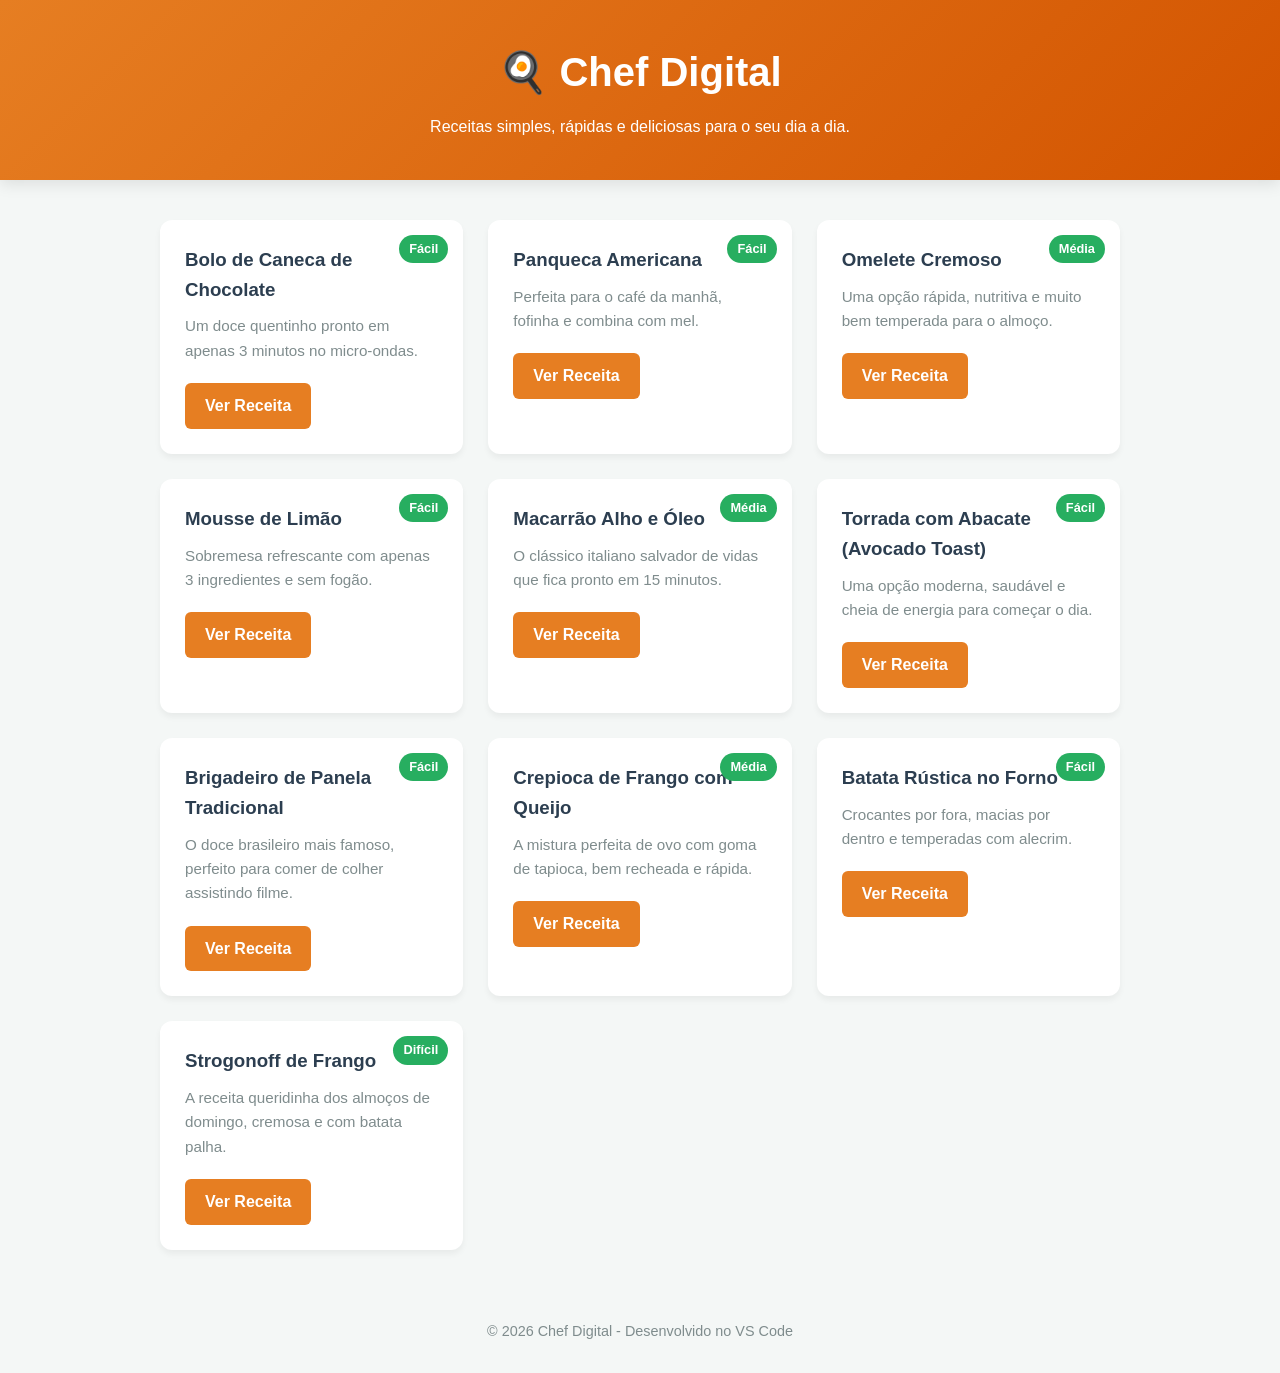
<file: programa-o-main/programa-o-main/pasta/index.html>
<!DOCTYPE html>
<html lang="pt-BR">
<head>
    <meta charset="UTF-8">
    <meta name="viewport" content="width=device-width, initial-scale=1.0">
    <title>Chef Digital | Suas Receitas</title>
    <link rel="stylesheet" href="style.css">
</head>
<body>
    <header>
        <h1>🍳 Chef Digital</h1>
        <p>Receitas simples, rápidas e deliciosas para o seu dia a dia.</p>
    </header>

    <main class="container">
        <section class="grid-receitas">
            <!-- 1 -->
            <article class="card">
                <div class="card-badge">Fácil</div>
                <div class="card-body">
                    <h3>Bolo de Caneca de Chocolate</h3>
                    <p>Um doce quentinho pronto em apenas 3 minutos no micro-ondas.</p>
                    <a href="receita.html?id=bolo-caneca" class="btn">Ver Receita</a>
                </div>
            </article>

            <!-- 2 -->
            <article class="card">
                <div class="card-badge">Fácil</div>
                <div class="card-body">
                    <h3>Panqueca Americana</h3>
                    <p>Perfeita para o café da manhã, fofinha e combina com mel.</p>
                    <a href="receita.html?id=panqueca" class="btn">Ver Receita</a>
                </div>
            </article>

            <!-- 3 -->
            <article class="card">
                <div class="card-badge">Média</div>
                <div class="card-body">
                    <h3>Omelete Cremoso</h3>
                    <p>Uma opção rápida, nutritiva e muito bem temperada para o almoço.</p>
                    <a href="receita.html?id=omelete" class="btn">Ver Receita</a>
                </div>
            </article>

            <!-- 4 -->
            <article class="card">
                <div class="card-badge">Fácil</div>
                <div class="card-body">
                    <h3>Mousse de Limão</h3>
                    <p>Sobremesa refrescante com apenas 3 ingredientes e sem fogão.</p>
                    <a href="receita.html?id=mousse" class="btn">Ver Receita</a>
                </div>
            </article>

            <!-- 5 -->
            <article class="card">
                <div class="card-badge">Média</div>
                <div class="card-body">
                    <h3>Macarrão Alho e Óleo</h3>
                    <p>O clássico italiano salvador de vidas que fica pronto em 15 minutos.</p>
                    <a href="receita.html?id=macarrao" class="btn">Ver Receita</a>
                </div>
            </article>

            <!-- 6 (Nova!) -->
            <article class="card">
                <div class="card-badge">Fácil</div>
                <div class="card-body">
                    <h3>Torrada com Abacate (Avocado Toast)</h3>
                    <p>Uma opção moderna, saudável e cheia de energia para começar o dia.</p>
                    <a href="receita.html?id=torrada-abacate" class="btn">Ver Receita</a>
                </div>
            </article>

            <!-- 7 (Nova!) -->
            <article class="card">
                <div class="card-badge">Fácil</div>
                <div class="card-body">
                    <h3>Brigadeiro de Panela Tradicional</h3>
                    <p>O doce brasileiro mais famoso, perfeito para comer de colher assistindo filme.</p>
                    <a href="receita.html?id=brigadeiro" class="btn">Ver Receita</a>
                </div>
            </article>

            <!-- 8 (Nova!) -->
            <article class="card">
                <div class="card-badge">Média</div>
                <div class="card-body">
                    <h3>Crepioca de Frango com Queijo</h3>
                    <p>A mistura perfeita de ovo com goma de tapioca, bem recheada e rápida.</p>
                    <a href="receita.html?id=crepioca" class="btn">Ver Receita</a>
                </div>
            </article>

            <!-- 9 (Nova!) -->
            <article class="card">
                <div class="card-badge">Fácil</div>
                <div class="card-body">
                    <h3>Batata Rústica no Forno</h3>
                    <p>Crocantes por fora, macias por dentro e temperadas com alecrim.</p>
                    <a href="receita.html?id=batata-rustica" class="btn">Ver Receita</a>
                </div>
            </article>

            <!-- 10 (Nova!) -->
            <article class="card">
                <div class="card-badge">Difícil</div>
                <div class="card-body">
                    <h3>Strogonoff de Frango</h3>
                    <p>A receita queridinha dos almoços de domingo, cremosa e com batata palha.</p>
                    <a href="receita.html?id=strogonoff" class="btn">Ver Receita</a>
                </div>
            </article>
        </section>
    </main>

    <footer>
        <p>&copy; 2026 Chef Digital - Desenvolvido no VS Code</p>
    </footer>
</body>
</html>
</file>
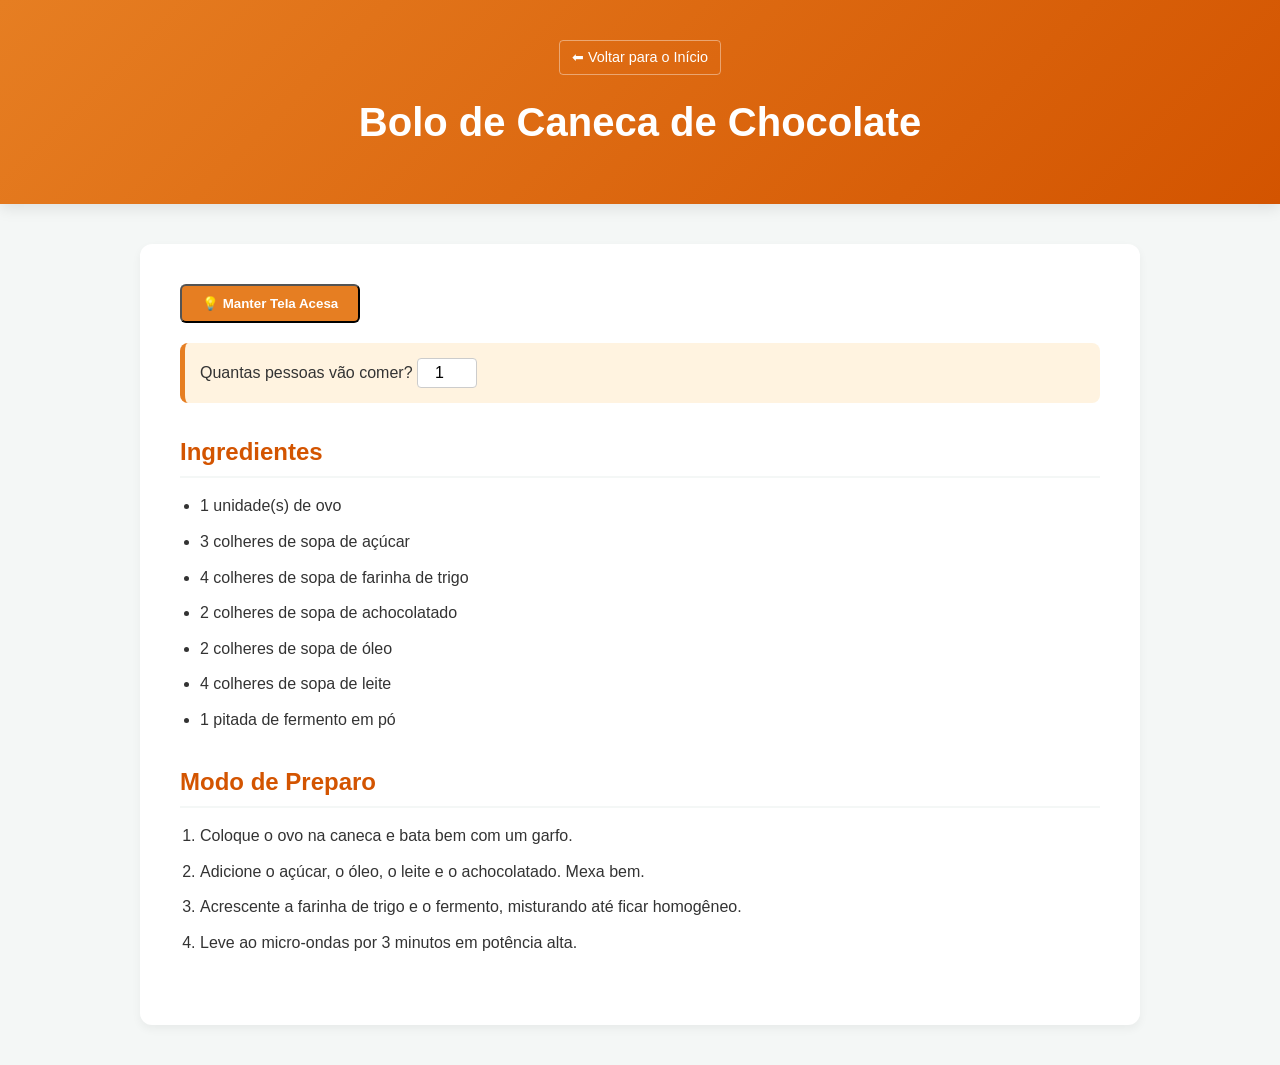
<file: programa-o-main/programa-o-main/pasta/receita.html>
<!DOCTYPE html>
<html lang="pt-BR">
<head>
    <meta charset="UTF-8">
    <meta name="viewport" content="width=device-width, initial-scale=1.0">
    <title>Visualizar Receita - Chef Digital</title>
    <link rel="stylesheet" href="style.css">
</head>
<body>
    <header>
        <a href="index.html" class="btn-voltar">⬅ Voltar para o Início</a>
        <h1 id="titulo-receita">Carregando...</h1>
    </header>

    <main class="container receita-interna">
        <button id="btn-modo-cozinha" class="btn" style="margin-bottom: 20px;">
            💡 Manter Tela Acesa
        </button>
        <div class="seletor-porcoes">
            <label for="porcoes">Quantas pessoas vão comer? </label>
            <input type="number" id="porcoes" value="1" min="1" max="10">
        </div>

        <section class="ingredientes">
            <h2>Ingredientes</h2>
            <ul id="lista-ingredientes"></ul>
        </section>

        <section class="preparo">
            <h2>Modo de Preparo</h2>
            <ol id="lista-preparo"></ol>
        </section>
    </main>

    <script src="script.js"></script>
</body>
</html>
</file>
<file: programa-o-main/programa-o-main/pasta/style.css>
/* Configurações Globais */
* {
    margin: 0;
    padding: 0;
    box-sizing: border-box;
    font-family: 'Segoe UI', Tahoma, Geneva, Verdana, sans-serif;
}

body {
    background-color: #f4f7f6;
    color: #333;
    line-height: 1.6;
}

.container {
    max-width: 1000px;
    margin: 40px auto;
    padding: 0 20px;
}

/* Cabeçalho */
header {
    background: linear-gradient(135deg, #e67e22, #d35400);
    color: white;
    text-align: center;
    padding: 40px 20px;
    box-shadow: 0 4px 15px rgba(0,0,0,0.1);
}

header h1 {
    font-size: 2.5rem;
    margin-bottom: 10px;
}

/* Grid de Receitas (Index) */
.grid-receitas {
    display: grid;
    grid-template-columns: repeat(auto-fit, minmax(280px, 1fr));
    gap: 25px;
}

.card {
    background: white;
    border-radius: 12px;
    overflow: hidden;
    box-shadow: 0 4px 6px rgba(0,0,0,0.05);
    transition: transform 0.2s, box-shadow 0.2s;
    position: relative;
}

.card:hover {
    transform: translateY(-5px);
    box-shadow: 0 8px 15px rgba(0,0,0,0.1);
}

.card-badge {
    position: absolute;
    top: 15px;
    right: 15px;
    background: #27ae60;
    color: white;
    padding: 4px 10px;
    font-size: 0.8rem;
    border-radius: 20px;
    font-weight: bold;
}

.card-body {
    padding: 25px;
}

.card-body h3 {
    margin-bottom: 10px;
    color: #2c3e50;
}

.card-body p {
    color: #7f8c8d;
    font-size: 0.95rem;
    margin-bottom: 20px;
}

/* Botões */
.btn {
    display: inline-block;
    background: #e67e22;
    color: white;
    text-decoration: none;
    padding: 10px 20px;
    border-radius: 6px;
    font-weight: bold;
    transition: background 0.2s;
}

.btn:hover {
    background: #d35400;
}

.btn.desativado {
    background: #bdc3c7;
    cursor: not-allowed;
}

.btn-voltar {
    color: white;
    text-decoration: none;
    display: inline-block;
    margin-bottom: 15px;
    font-size: 0.9rem;
    border: 1px solid rgba(255,255,255,0.4);
    padding: 5px 12px;
    border-radius: 4px;
}

/* Página Interna da Receita */
.receita-interna {
    background: white;
    padding: 40px;
    border-radius: 12px;
    box-shadow: 0 4px 10px rgba(0,0,0,0.05);
}

.seletor-porcoes {
    background: #fff3e0;
    padding: 15px;
    border-radius: 8px;
    margin-bottom: 30px;
    border-left: 5px solid #e67e22;
}

.seletor-porcoes input {
    width: 60px;
    padding: 5px;
    font-size: 1rem;
    border: 1px solid #ccc;
    border-radius: 4px;
    text-align: center;
}

.ingredientes, .preparo {
    margin-bottom: 30px;
}

.ingredientes h2, .preparo h2 {
    color: #d35400;
    margin-bottom: 15px;
    border-bottom: 2px solid #f4f7f6;
    padding-bottom: 5px;
}

.ingredientes ul, .preparo ol {
    padding-left: 20px;
}

.ingredientes li, .preparo li {
    margin-bottom: 10px;
}

/* Rodapé */
footer {
    text-align: center;
    padding: 30px;
    color: #7f8c8d;
    font-size: 0.9rem;
    margin-top: 40px;
}
</file>
